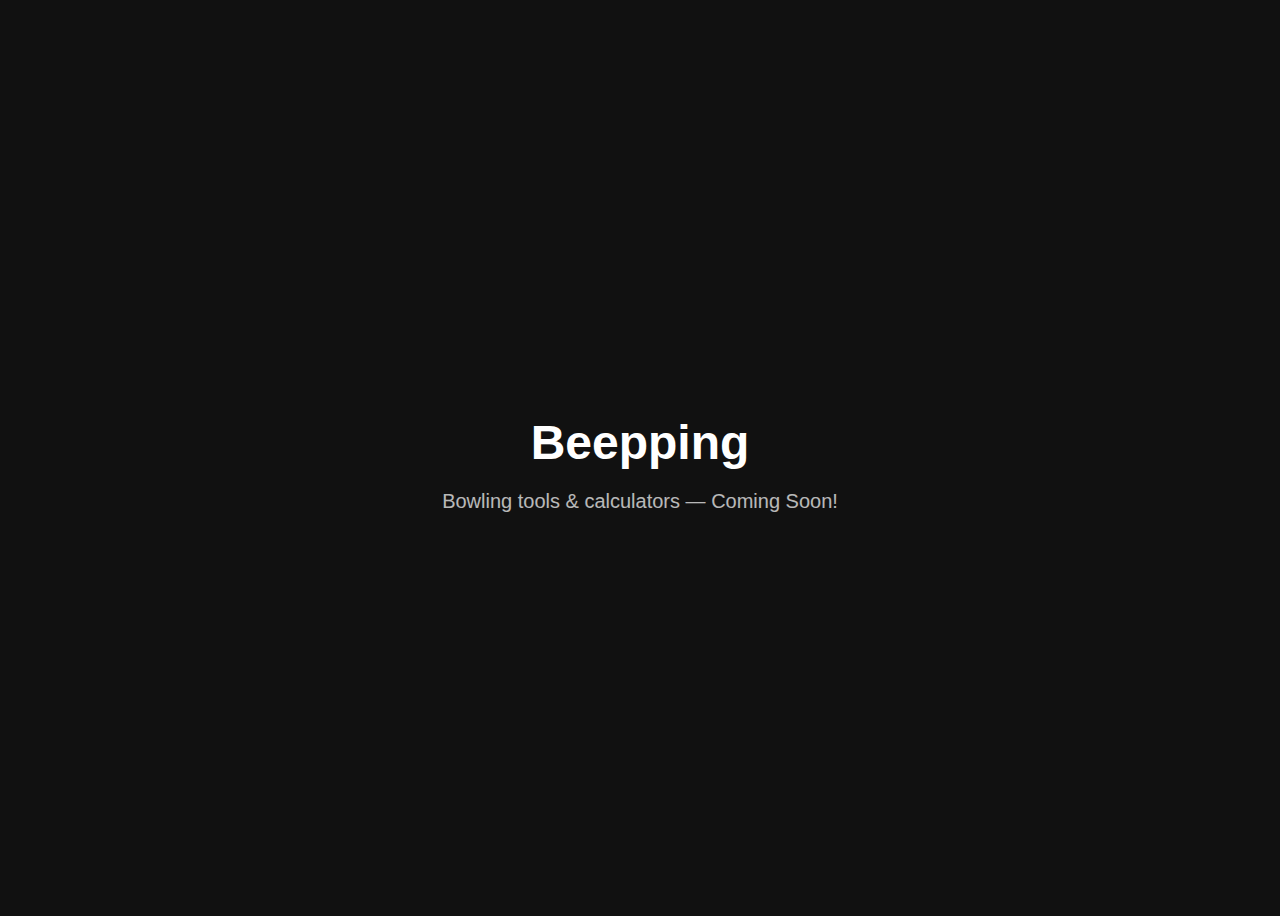
<file: index.html>
<!DOCTYPE html>
<html>
<head>
  <title>Beepping — Coming Soon</title>
  <style>
    body {
      background: #111;
      color: #fff;
      display: flex;
      justify-content: center;
      align-items: center;
      height: 100vh;
      font-family: Arial, sans-serif;
      text-align: center;
    }
    h1 {
      font-size: 48px;
      margin-bottom: 10px;
    }
    p {
      font-size: 20px;
      opacity: 0.7;
    }
  </style>
</head>
<body>
  <div>
    <h1>Beepping</h1>
    <p>Bowling tools & calculators — Coming Soon!</p>
  </div>
</body>
</html>
</file>
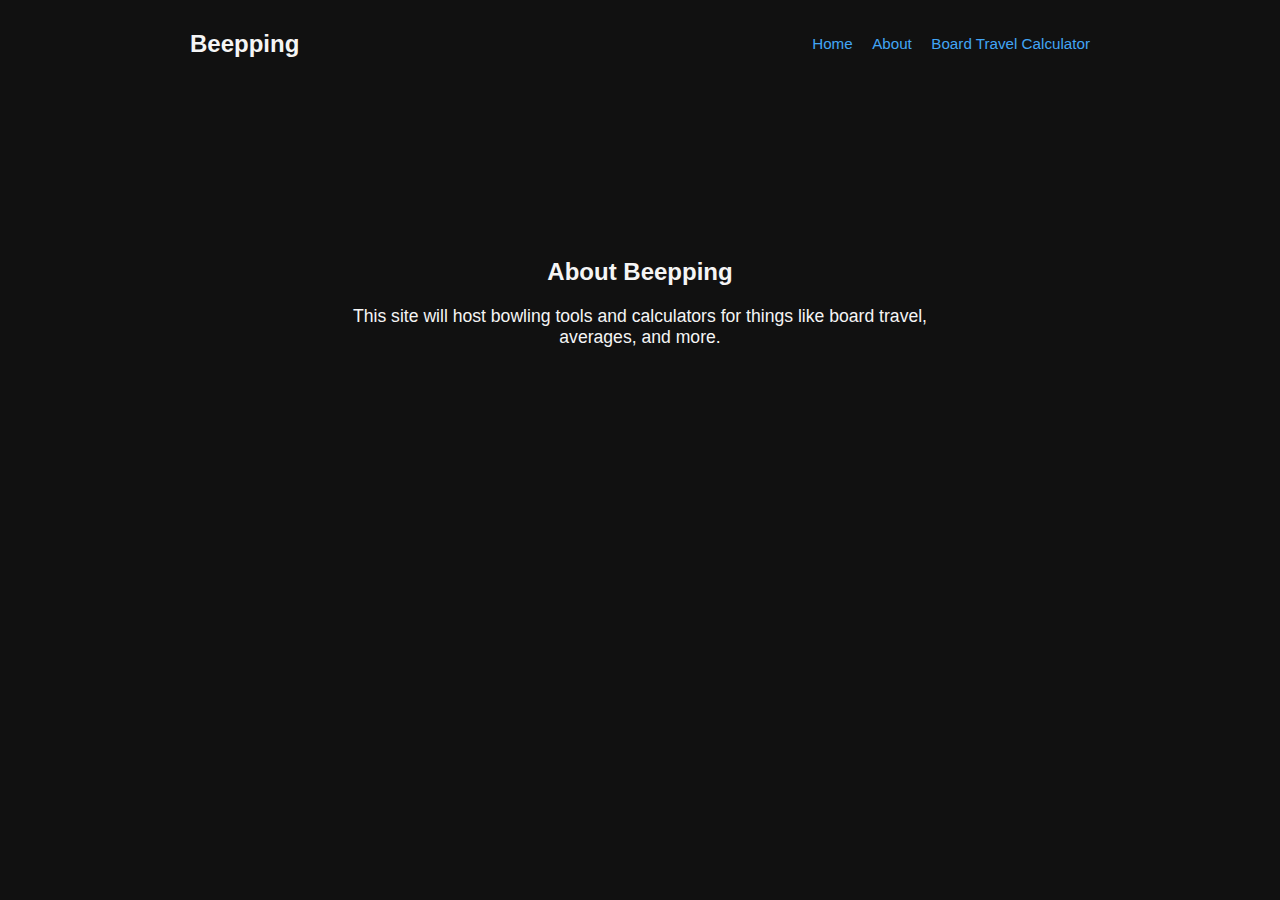
<file: about.html>
<!DOCTYPE html>
<html>
<head>
  <meta charset="UTF-8">
  <title>About Beepping</title>
  <link rel="stylesheet" href="/style.css">
</head>
<body>
  <header class="site-header">
    <h1 class="site-title"><a href="/">Beepping</a></h1>
    <nav class="site-nav">
      <a href="/">Home</a>
      <a href="/about.html">About</a>
      <a href="/board-travel.html">Board Travel Calculator</a>
    </nav>
  </header>

  <main class="center">
    <h2>About Beepping</h2>
    <p>This site will host bowling tools and calculators for things like board travel, averages, and more.</p>
  </main>
</body>
</html>
</file>
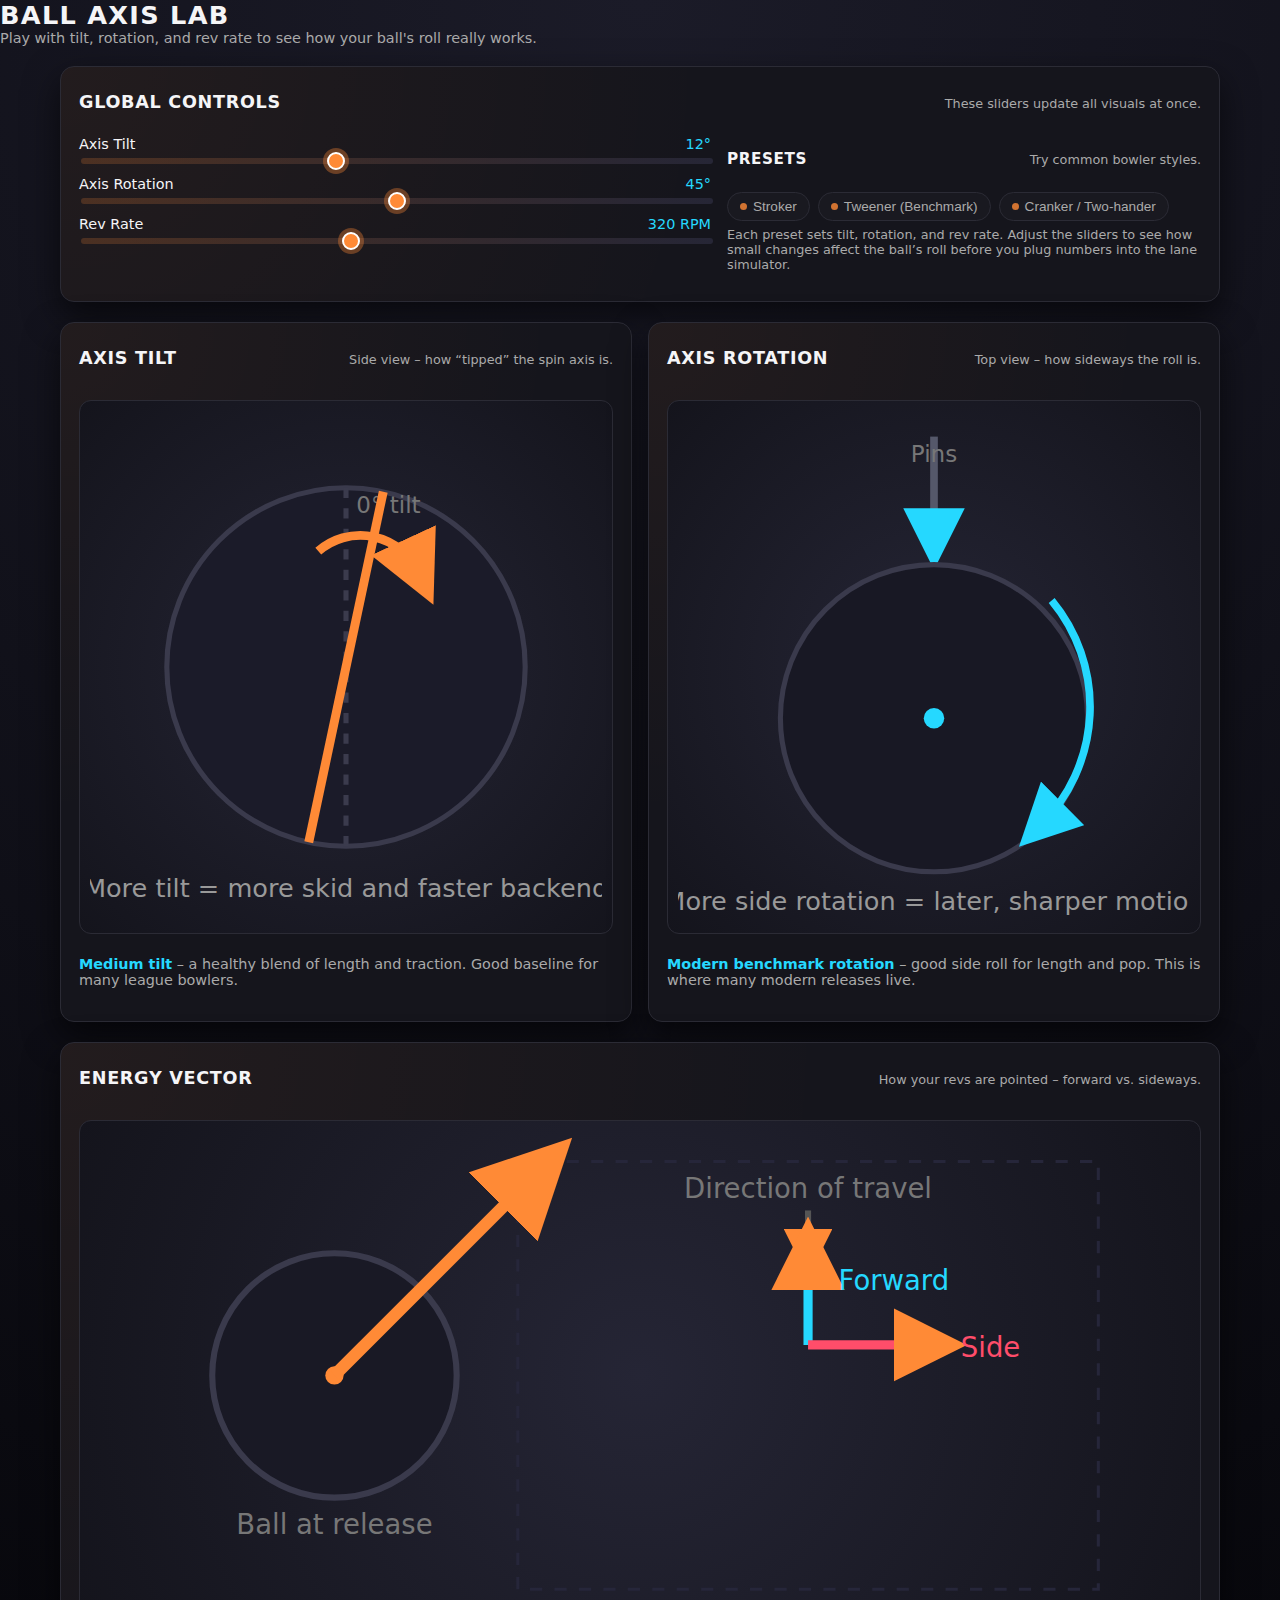
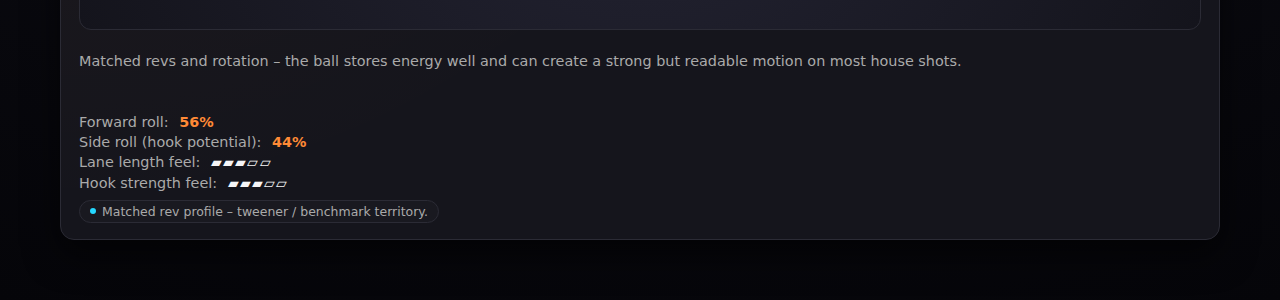
<file: BallAxis.html>
<!DOCTYPE html>
<html lang="en">
<head>
  <meta charset="UTF-8" />
  <title>Ball Axis Lab</title>
  <meta name="viewport" content="width=device-width, initial-scale=1" />
  <style>
    :root {
      --bg: #0b0b0f;
      --bg-elevated: #15151c;
      --accent: #ff8a36;
      --accent-soft: rgba(255, 138, 54, 0.2);
      --accent2: #25d8ff;
      --text: #f5f5f7;
      --muted: #aaaaaa;
      --border: #2b2b35;
      --danger: #ff4d6a;
      --radius-lg: 14px;
      --shadow-soft: 0 14px 35px rgba(0, 0, 0, 0.6);
    }

    * {
      box-sizing: border-box;
    }

    body {
      margin: 0;
      font-family: system-ui, -apple-system, BlinkMacSystemFont, "Segoe UI", sans-serif;
      background: radial-gradient(circle at top, #1b1b28, #050509);
      color: var(--text);
      min-height: 100vh;
      display: flex;
      flex-direction: column;
      align-items: stretch;
    }
<header class="site-header">
  <h1 class="site-title"><a href="/">Beepping</a></h1>
  <nav class="site-nav">
    <a href="/">Home</a>
    <a href="/about.html">About</a>
    <a href="/board-travel.html">Board Travel Calculator</a>
    <a href="Tester.html">Lane Tester Demo</a>
    <a href="BallAxis.html">Ball Axis Lab</a>
  </nav>
</header>

    
    header {
      padding: 18px 20px 8px;
      border-bottom: 1px solid var(--border);
      display: flex;
      flex-wrap: wrap;
      align-items: baseline;
      gap: 10px;
    }

    header h1 {
      margin: 0;
      font-size: 1.6rem;
      letter-spacing: 0.05em;
      text-transform: uppercase;
    }

    header .tagline {
      margin: 0;
      font-size: 0.9rem;
      color: var(--muted);
    }

    main {
      padding: 20px;
      max-width: 1200px;
      width: 100%;
      margin: 0 auto 40px;
      display: flex;
      flex-direction: column;
      gap: 20px;
    }

    .panel {
      background: radial-gradient(circle at top left, rgba(255, 138, 54, 0.06), transparent 55%),
                  var(--bg-elevated);
      border-radius: var(--radius-lg);
      border: 1px solid var(--border);
      box-shadow: var(--shadow-soft);
      padding: 16px 18px;
    }

    .panel-header {
      display: flex;
      justify-content: space-between;
      align-items: baseline;
      gap: 10px;
      margin-bottom: 12px;
    }

    .panel-header h2 {
      margin: 0;
      font-size: 1.1rem;
      letter-spacing: 0.04em;
      text-transform: uppercase;
    }

    .panel-header .subtitle {
      font-size: 0.8rem;
      color: var(--muted);
    }

    /* Controls */

    .controls-grid {
      display: grid;
      grid-template-columns: minmax(0, 2fr) minmax(0, 1.5fr);
      gap: 16px;
      align-items: flex-start;
    }

    @media (max-width: 840px) {
      .controls-grid {
        grid-template-columns: 1fr;
      }
    }

    .slider-group {
      display: flex;
      flex-direction: column;
      gap: 10px;
    }

    .slider-row {
      display: flex;
      flex-direction: column;
      gap: 4px;
    }

    .slider-label-row {
      display: flex;
      justify-content: space-between;
      align-items: baseline;
      gap: 6px;
      font-size: 0.9rem;
    }

    .slider-label-row span.value {
      font-variant-numeric: tabular-nums;
      color: var(--accent2);
      font-size: 0.9rem;
    }

    input[type="range"] {
      width: 100%;
      -webkit-appearance: none;
      appearance: none;
      height: 6px;
      border-radius: 999px;
      background: linear-gradient(90deg, var(--accent-soft), #262636);
      outline: none;
    }

    input[type="range"]::-webkit-slider-thumb {
      -webkit-appearance: none;
      appearance: none;
      width: 18px;
      height: 18px;
      border-radius: 50%;
      background: var(--accent);
      border: 2px solid #fff;
      cursor: pointer;
      box-shadow: 0 0 0 4px rgba(255, 138, 54, 0.35);
    }

    input[type="range"]::-moz-range-thumb {
      width: 18px;
      height: 18px;
      border-radius: 50%;
      background: var(--accent);
      border: 2px solid #fff;
      cursor: pointer;
      box-shadow: 0 0 0 4px rgba(255, 138, 54, 0.35);
    }

    .preset-group {
      display: flex;
      flex-wrap: wrap;
      gap: 8px;
      margin-top: 4px;
    }

    button.preset {
      border-radius: 999px;
      padding: 6px 12px;
      font-size: 0.85rem;
      border: 1px solid var(--border);
      background: rgba(255, 255, 255, 0.02);
      color: var(--muted);
      cursor: pointer;
      display: inline-flex;
      align-items: center;
      gap: 6px;
      transition: background 0.15s ease, border-color 0.15s ease, transform 0.1s ease;
    }

    button.preset span.dot {
      width: 7px;
      height: 7px;
      border-radius: 50%;
      background: var(--accent);
      opacity: 0.8;
    }

    button.preset:hover {
      background: rgba(255, 255, 255, 0.04);
      border-color: var(--accent-soft);
      transform: translateY(-1px);
    }

    button.preset:active {
      transform: translateY(0);
    }

    .preset-note {
      margin-top: 6px;
      font-size: 0.8rem;
      color: var(--muted);
    }

    /* Diagrams */

    .diagram-row {
      display: grid;
      grid-template-columns: repeat(2, minmax(0, 1fr));
      gap: 16px;
    }

    @media (max-width: 960px) {
      .diagram-row {
        grid-template-columns: 1fr;
      }
    }

    .diagram-card {
      display: flex;
      flex-direction: column;
      gap: 8px;
    }

    .diagram-wrapper {
      background: radial-gradient(circle at center, #252535, #14141c);
      border-radius: 12px;
      border: 1px solid var(--border);
      padding: 10px;
      display: flex;
      justify-content: center;
      align-items: center;
    }

    svg {
      max-width: 100%;
      height: auto;
    }

    .diagram-text {
      font-size: 0.9rem;
      color: var(--muted);
      min-height: 2.4em;
    }

    .diagram-text strong {
      color: var(--accent2);
      font-weight: 600;
    }

    .summary-card p {
      margin: 4px 0;
      font-size: 0.9rem;
    }

    .summary-label {
      color: var(--muted);
      margin-right: 6px;
    }

    .bar {
      font-family: "SF Mono", ui-monospace, Menlo, Monaco, Consolas, "Liberation Mono", "Courier New", monospace;
      letter-spacing: 0.08em;
    }

    .summary-highlight {
      color: var(--accent);
      font-weight: 600;
    }

    .chip {
      display: inline-flex;
      align-items: center;
      gap: 6px;
      border-radius: 999px;
      padding: 3px 10px;
      background: rgba(255, 255, 255, 0.02);
      border: 1px solid var(--border);
      font-size: 0.78rem;
      color: var(--muted);
      margin-top: 4px;
    }

    .chip-dot {
      width: 6px;
      height: 6px;
      border-radius: 50%;
      background: var(--accent2);
    }
  </style>
</head>
<body>
  <header>
    <h1>Ball Axis Lab</h1>
    <p class="tagline">Play with tilt, rotation, and rev rate to see how your ball's roll really works.</p>
  </header>

  <main>
    <!-- Controls -->
    <section class="panel">
      <div class="panel-header">
        <h2>Global Controls</h2>
        <p class="subtitle">These sliders update all visuals at once.</p>
      </div>

      <div class="controls-grid">
        <div class="slider-group">
          <div class="slider-row">
            <div class="slider-label-row">
              <label for="tiltSlider">Axis Tilt</label>
              <span class="value" id="tiltValue">12°</span>
            </div>
            <input type="range" id="tiltSlider" min="0" max="30" value="12" />
          </div>

          <div class="slider-row">
            <div class="slider-label-row">
              <label for="rotationSlider">Axis Rotation</label>
              <span class="value" id="rotationValue">45°</span>
            </div>
            <input type="range" id="rotationSlider" min="0" max="90" value="45" />
          </div>

          <div class="slider-row">
            <div class="slider-label-row">
              <label for="revSlider">Rev Rate</label>
              <span class="value" id="revValue">320 RPM</span>
            </div>
            <input type="range" id="revSlider" min="150" max="550" value="320" />
          </div>
        </div>

        <div>
          <div class="panel-header" style="margin-top: 4px; padding: 0;">
            <h2 style="font-size: 0.95rem;">Presets</h2>
            <p class="subtitle">Try common bowler styles.</p>
          </div>
          <div class="preset-group">
            <button class="preset" data-preset="stroker">
              <span class="dot"></span>
              Stroker
            </button>
            <button class="preset" data-preset="tweener">
              <span class="dot"></span>
              Tweener (Benchmark)
            </button>
            <button class="preset" data-preset="cranker">
              <span class="dot"></span>
              Cranker / Two-hander
            </button>
          </div>
          <p class="preset-note">
            Each preset sets tilt, rotation, and rev rate. Adjust the sliders to see how small changes affect the ball’s roll before you plug numbers into the lane simulator.
          </p>
        </div>
      </div>
    </section>

    <!-- Diagrams Row 1 -->
    <section class="diagram-row">
      <!-- Axis Tilt -->
      <div class="panel diagram-card">
        <div class="panel-header">
          <h2>Axis Tilt</h2>
          <p class="subtitle">Side view – how “tipped” the spin axis is.</p>
        </div>
        <div class="diagram-wrapper">
          <svg id="tiltSvg" viewBox="0 0 200 200">
            <defs>
              <marker id="arrowhead-tilt" markerWidth="8" markerHeight="8" refX="4" refY="4" orient="auto">
                <path d="M0,0 L8,4 L0,8 z" fill="#ff8a36" />
              </marker>
            </defs>

            <!-- Ball -->
            <circle cx="100" cy="100" r="70" fill="#1b1b29" stroke="#3a3a4c" stroke-width="2"></circle>

            <!-- Reference vertical axis -->
            <line x1="100" y1="30" x2="100" y2="170"
                  stroke="#3b3b4d" stroke-width="2" stroke-dasharray="4 4"></line>
            <text x="104" y="40" font-size="9" fill="#777">0° tilt</text>

            <!-- Actual tilted spin axis group -->
            <g id="tiltAxisGroup" transform="rotate(0 100 100)">
              <!-- Spin axis line -->
              <line x1="100" y1="30" x2="100" y2="170"
                    stroke="#ff8a36" stroke-width="3"></line>
              <!-- Spin direction arc (small top arc) -->
              <path id="tiltArc"
                    d="M80,58 A25,25 0 0 1 120,58"
                    fill="none"
                    stroke="#ff8a36"
                    stroke-width="3"
                    marker-end="url(#arrowhead-tilt)"></path>
            </g>

            <!-- Labels -->
            <text x="100" y="190" text-anchor="middle" font-size="10" fill="#999">
              More tilt = more skid and faster backend
            </text>
          </svg>
        </div>
        <p class="diagram-text" id="tiltText"></p>
      </div>

      <!-- Axis Rotation -->
      <div class="panel diagram-card">
        <div class="panel-header">
          <h2>Axis Rotation</h2>
          <p class="subtitle">Top view – how sideways the roll is.</p>
        </div>
        <div class="diagram-wrapper">
          <svg id="rotationSvg" viewBox="0 0 200 200">
            <defs>
              <marker id="arrowhead-rotation" markerWidth="8" markerHeight="8" refX="4" refY="4" orient="auto">
                <path d="M0,0 L8,4 L0,8 z" fill="#25d8ff" />
              </marker>
            </defs>

            <!-- Lane direction arrow -->
            <line x1="100" y1="10" x2="100" y2="50"
                  stroke="#55586a" stroke-width="3"
                  marker-end="url(#arrowhead-rotation)"></line>
            <text x="100" y="20" text-anchor="middle" font-size="9" fill="#777">
              Pins
            </text>

            <!-- Ball -->
            <circle cx="100" cy="120" r="60" fill="#181824" stroke="#3a3a4c" stroke-width="2"></circle>

            <!-- PAP / reference dot -->
            <circle cx="100" cy="120" r="4" fill="#25d8ff"></circle>

            <!-- Rotation arrow group -->
            <g id="rotationArrowGroup" transform="rotate(0 100 120)">
              <!-- Curved arrow around ball -->
              <path d="M100,55
                       A65,65 0 0 1 159,120"
                    fill="none"
                    stroke="#25d8ff"
                    stroke-width="3"
                    marker-end="url(#arrowhead-rotation)"></path>
            </g>

            <!-- Label -->
            <text x="100" y="195" text-anchor="middle" font-size="10" fill="#999">
              More side rotation = later, sharper motion
            </text>
          </svg>
        </div>
        <p class="diagram-text" id="rotationText"></p>
      </div>
    </section>

    <!-- Energy Vector -->
    <section class="panel diagram-card">
      <div class="panel-header">
        <h2>Energy Vector</h2>
        <p class="subtitle">How your revs are pointed – forward vs. sideways.</p>
      </div>
      <div class="diagram-wrapper">
        <svg id="energySvg" viewBox="0 0 360 160">
          <defs>
            <marker id="arrowhead-energy" markerWidth="8" markerHeight="8" refX="4" refY="4" orient="auto">
              <path d="M0,0 L8,4 L0,8 z" fill="#ff8a36" />
            </marker>
          </defs>

          <!-- Faint lane background -->
          <rect x="140" y="10" width="190" height="140"
                fill="none" stroke="#26263a" stroke-width="1" stroke-dasharray="4 4"></rect>
          <text x="235" y="22" text-anchor="middle" font-size="9" fill="#777">
            Direction of travel
          </text>
          <line x1="235" y1="26" x2="235" y2="40"
                stroke="#555" stroke-width="2"
                marker-end="url(#arrowhead-energy)"></line>

          <!-- Ball -->
          <circle cx="80" cy="80" r="40"
                  fill="#191925" stroke="#3a3a4c" stroke-width="2"></circle>
          <circle cx="80" cy="80" r="3" fill="#ff8a36"></circle>
          <text x="80" y="132" text-anchor="middle" font-size="9" fill="#777">
            Ball at release
          </text>

          <!-- Energy vector -->
          <line id="energyArrow" x1="80" y1="80" x2="170" y2="40"
                stroke="#ff8a36" stroke-width="4"
                marker-end="url(#arrowhead-energy)"></line>

          <!-- Decomposition legend -->
          <line x1="235" y1="70" x2="235" y2="40"
                stroke="#25d8ff" stroke-width="3" marker-end="url(#arrowhead-energy)"></line>
          <text x="245" y="52" font-size="9" fill="#25d8ff">Forward</text>

          <line x1="235" y1="70" x2="275" y2="70"
                stroke="#ff4d6a" stroke-width="3" marker-end="url(#arrowhead-energy)"></line>
          <text x="285" y="74" font-size="9" fill="#ff4d6a">Side</text>
        </svg>
      </div>
      <p class="diagram-text" id="energyText"></p>

      <div class="summary-card">
        <p>
          <span class="summary-label">Forward roll:</span>
          <span id="forwardPercent" class="summary-highlight">–</span>
        </p>
        <p>
          <span class="summary-label">Side roll (hook potential):</span>
          <span id="sidePercent" class="summary-highlight">–</span>
        </p>
        <p>
          <span class="summary-label">Lane length feel:</span>
          <span id="lengthBar" class="bar"></span>
        </p>
        <p>
          <span class="summary-label">Hook strength feel:</span>
          <span id="hookBar" class="bar"></span>
        </p>
        <div class="chip">
          <span class="chip-dot"></span>
          <span id="revProfile">–</span>
        </div>
      </div>
    </section>
  </main>

  <script>
    (function () {
      const tiltSlider = document.getElementById('tiltSlider');
      const rotationSlider = document.getElementById('rotationSlider');
      const revSlider = document.getElementById('revSlider');

      const tiltValue = document.getElementById('tiltValue');
      const rotationValue = document.getElementById('rotationValue');
      const revValue = document.getElementById('revValue');

      const tiltText = document.getElementById('tiltText');
      const rotationText = document.getElementById('rotationText');
      const energyText = document.getElementById('energyText');

      const tiltAxisGroup = document.getElementById('tiltAxisGroup');
      const rotationArrowGroup = document.getElementById('rotationArrowGroup');
      const energyArrow = document.getElementById('energyArrow');

      const forwardPercentEl = document.getElementById('forwardPercent');
      const sidePercentEl = document.getElementById('sidePercent');
      const lengthBarEl = document.getElementById('lengthBar');
      const hookBarEl = document.getElementById('hookBar');
      const revProfileEl = document.getElementById('revProfile');

      const presets = document.querySelectorAll('button.preset');

      function clamp(v, min, max) {
        return Math.min(max, Math.max(min, v));
      }

      function makeBar(score) {
        const fullChar = '▰';
        const emptyChar = '▱';
        const max = 5;
        const fullCount = clamp(Math.round(score), 1, max);
        const emptyCount = max - fullCount;
        return fullChar.repeat(fullCount) + emptyChar.repeat(emptyCount);
      }

      function getTiltDescription(tilt) {
        if (tilt <= 5) {
          return `<strong>Very low tilt</strong> – the ball wants to roll end-over-end early, using energy sooner and smoothing out the backend.`;
        } else if (tilt <= 15) {
          return `<strong>Medium tilt</strong> – a healthy blend of length and traction. Good baseline for many league bowlers.`;
        } else if (tilt <= 24) {
          return `<strong>Higher tilt</strong> – the ball skids longer before digging in, saving more energy for the back of the lane.`;
        } else {
          return `<strong>Extreme tilt</strong> – lots of skid, very fast backend when it finds friction, but easier to miss the breakpoint in heavy oil.`;
        }
      }

      function getRotationDescription(rotation) {
        if (rotation <= 10) {
          return `<strong>Almost end-over-end</strong> – very forward roll, earlier hook and a smooth, controllable motion.`;
        } else if (rotation <= 35) {
          return `<strong>Forward-biased rotation</strong> – controllable shape with a clear backend move, great for playing up the boards.`;
        } else if (rotation <= 60) {
          return `<strong>Modern benchmark rotation</strong> – good side roll for length and pop. This is where many modern releases live.`;
        } else if (rotation <= 80) {
          return `<strong>Heavy side roll</strong> – longer skid and a stronger direction change when the ball hits friction.`;
        } else {
          return `<strong>Max side roll</strong> – the spin is pointed very sideways. Huge hook potential on friction, but can skid a long way in oil.`;
        }
      }

      function getEnergyDescription(tilt, rotation, rev) {
        const rot = rotation;
        const revNorm = (rev - 150) / (550 - 150); // 0–1

        if (rev < 230 && rot < 20) {
          return `Low revs and low rotation – most energy is pointed straight forward. Great for control, but you’ll rely more on the lane pattern and surface than raw hook.`;
        } else if (rev < 260 && rot >= 20 && rot <= 45) {
          return `Lower revs with moderate rotation – a playable shape that can still create a noticeable backend when matched to the right ball and surface.`;
        } else if (revNorm >= 0.3 && revNorm <= 0.7 && rot >= 30 && rot <= 60) {
          return `Matched revs and rotation – the ball stores energy well and can create a strong but readable motion on most house shots.`;
        } else if (revNorm > 0.7 && rot > 45) {
          return `High revs and strong side rotation – a lot of energy is pointed sideways. Expect an explosive move when the ball encounters friction.`;
        } else if (tilt > 20 && rot > 40) {
          return `Higher tilt plus side rotation – the ball skids a long way before that stored side-roll energy snaps it toward the pocket.`;
        } else {
          return `Your revs, tilt, and rotation are balanced in a way that can be tuned with ball choice and surface to create either a smoother or sharper overall shape.`;
        }
      }

      function getRevProfile(rev) {
        if (rev < 230) return 'Low rev profile – classic stroker feel.';
        if (rev < 380) return 'Matched rev profile – tweener / benchmark territory.';
        return 'High rev profile – cranker / two-hander style release.';
      }

      function updateTiltView(tilt) {
        // Tilt is measured away from vertical. We'll rotate the axis group by that angle.
        // Positive angle = lean to the right for a simple visual.
        const angle = tilt;
        tiltAxisGroup.setAttribute('transform', `rotate(${angle} 100 100)`);

        // Also adjust stroke width slightly to hint at "stronger" tilt.
        const baseWidth = 3;
        const extra = (tilt / 30) * 1.2; // up to +1.2
        const newWidth = baseWidth + extra;
        const axisLine = tiltAxisGroup.querySelector('line');
        const arcPath = tiltAxisGroup.querySelector('path');
        axisLine.setAttribute('stroke-width', newWidth.toFixed(2));
        arcPath.setAttribute('stroke-width', newWidth.toFixed(2));

        tiltText.innerHTML = getTiltDescription(tilt);
      }

      function updateRotationView(rotation) {
        // Rotation is angle between direction of travel and spin direction.
        // 0° = mostly forward; 90° = pure side roll.
        // We'll rotate the arrow group around the ball center (100, 120).
        const angle = rotation;
        rotationArrowGroup.setAttribute('transform', `rotate(${angle} 100 120)`);

        rotationText.innerHTML = getRotationDescription(rotation);
      }

      function updateEnergyView(tilt, rotation, rev) {
        // Compute an energy vector.
        // Basic idea: forward component ~ cos(rotation), side component ~ sin(rotation),
        // then mod with tilt to soften side roll as tilt climbs.
        const rotRad = rotation * Math.PI / 180;

        let forward = Math.cos(rotRad);
        let side = Math.sin(rotRad);

        const tiltFactor = tilt / 30; // 0–1
        side *= (1 - 0.4 * tiltFactor);  // reduce effective side roll as tilt increases slightly
        forward *= (1 + 0.15 * (1 - tiltFactor)); // slightly favor forward roll at lower tilt

        const absForward = Math.abs(forward);
        const absSide = Math.abs(side);
        const sum = absForward + absSide || 1;

        const forwardPct = (absForward / sum) * 100;
        const sidePct = (absSide / sum) * 100;

        forwardPercentEl.textContent = `${forwardPct.toFixed(0)}%`;
        sidePercentEl.textContent = `${sidePct.toFixed(0)}%`;

        // Arrow length based on revs, 150–550 -> 60–140 px
        const minLen = 60;
        const maxLen = 140;
        const revNorm = (rev - 150) / (550 - 150); // 0–1
        const length = minLen + (maxLen - minLen) * revNorm;

        // For drawing angle: 0° rotation -> mostly forward (up), 90° -> side (right).
        // We'll start arrow pointing straight up (-90° in screen coords) and rotate from there.
        const angleDeg = -90 + rotation;
        const angleRad = angleDeg * Math.PI / 180;

        const x1 = 80;
        const y1 = 80;
        const x2 = x1 + length * Math.cos(angleRad);
        const y2 = y1 + length * Math.sin(angleRad);

        energyArrow.setAttribute('x1', x1);
        energyArrow.setAttribute('y1', y1);
        energyArrow.setAttribute('x2', x2.toFixed(2));
        energyArrow.setAttribute('y2', y2.toFixed(2));

        // Summary bars.
        // Length feel depends mainly on tilt (more tilt = more apparent length).
        const lengthScore = 1.5 + (tilt / 30) * 3.5;  // 1.5–5
        // Hook strength depends on rotation + revs.
        const hookScore = 1 + (rotation / 90) * 2 + revNorm * 2; // 1–5-ish
        lengthBarEl.textContent = makeBar(lengthScore);
        hookBarEl.textContent = makeBar(hookScore);

        // Energy narrative + rev profile text.
        energyText.innerHTML = getEnergyDescription(tilt, rotation, rev);
        revProfileEl.textContent = getRevProfile(rev);
      }

      function updateAll() {
        const tilt = Number(tiltSlider.value);
        const rotation = Number(rotationSlider.value);
        const rev = Number(revSlider.value);

        tiltValue.textContent = `${tilt}°`;
        rotationValue.textContent = `${rotation}°`;
        revValue.textContent = `${rev} RPM`;

        updateTiltView(tilt);
        updateRotationView(rotation);
        updateEnergyView(tilt, rotation, rev);
      }

      function applyPreset(name) {
        if (name === 'stroker') {
          tiltSlider.value = 8;
          rotationSlider.value = 20;
          revSlider.value = 220;
        } else if (name === 'tweener') {
          tiltSlider.value = 12;
          rotationSlider.value = 45;
          revSlider.value = 320;
        } else if (name === 'cranker') {
          tiltSlider.value = 18;
          rotationSlider.value = 60;
          revSlider.value = 450;
        }
        updateAll();
      }

      // Event listeners
      tiltSlider.addEventListener('input', updateAll);
      rotationSlider.addEventListener('input', updateAll);
      revSlider.addEventListener('input', updateAll);

      presets.forEach(btn => {
        btn.addEventListener('click', () => {
          const presetName = btn.getAttribute('data-preset');
          applyPreset(presetName);
        });
      });

      // Initial render
      updateAll();
    })();
  </script>
</body>
</html>
</file>
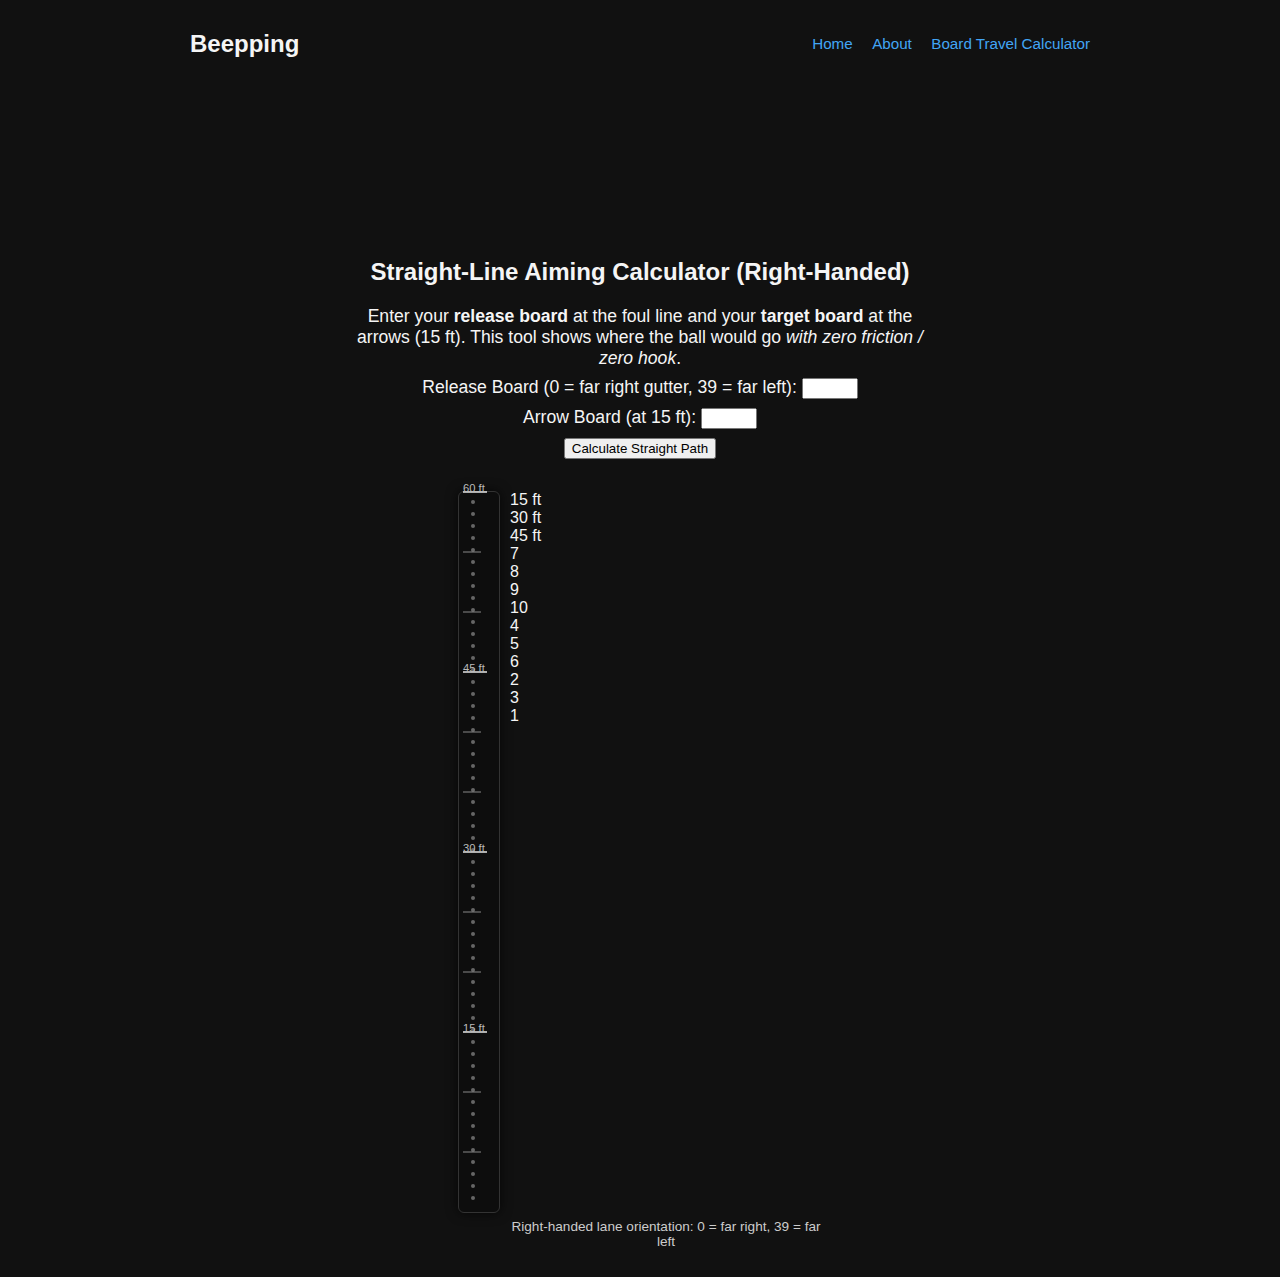
<file: board-travel.html>
<!DOCTYPE html>
<html>
<head>
  <meta charset="UTF-8">
  <title>Straight Line Board Travel Calculator</title>
  <link rel="stylesheet" href="/style.css">

  <style>
    /* === Lane Ruler + Layout Overrides for this page === */

    .lane-wrapper {
      position: relative;
      margin-top: 2rem;
      display: flex;
      justify-content: center;
      align-items: flex-start;
      gap: 10px;
      text-align: left;
    }

    .ruler {
      width: 40px;
      height: 720px; /* 60 ft × 12 px */
      position: relative;
      background: #0d0d0d;
      border: 1px solid #333;
      border-radius: 6px;
      box-shadow: 0 0 12px rgba(0, 0, 0, 0.7);
    }

    .tick-major,
    .tick-minor {
      position: absolute;
      left: 4px;
      transform: translateY(50%); /* match .distance-line behavior */
    }

    .tick-major {
      width: 24px;
      height: 2px;
      background: #ffffffaa;
    }

    .tick-major-label {
      position: absolute;
      left: 4px;
      color: #bbb;
      font-size: 0.7rem;
      transform: translateY(50%);
    }

    .tick-minor {
      width: 18px;
      height: 1px;
      background: #888;
    }

    .ruler-dot {
      position: absolute;
      left: 12px;
      width: 4px;
      height: 4px;
      border-radius: 50%;
      background: #666;
    }

    /* === Lane stage ensures canvas matches lane exactly === */
    .lane-container {
      width: 312px;
    }

    .lane-stage {
      position: relative;
      width: 312px;
      height: 720px;
      display: block;
    }

    /* IMPORTANT: Canvas must be ABOVE the lane */
    #straightCanvas {
      position: absolute;
      left: 0;
      top: 0;
      width: 312px;
      height: 720px;
      z-index: 5;          /* on top */
      pointer-events: none;
    }

    /* Make sure the lane is below the canvas */
    .lane {
      position: absolute;
      left: 0;
      top: 0;
      width: 312px;
      height: 720px;
      z-index: 1;          /* below canvas */
    }

    .lane-label {
      margin-top: 0.5rem;
      text-align: center;
      font-size: 0.85rem;
      color: #ccc;
    }
  </style>
</head>

<body>
<header class="site-header">
  <h1 class="site-title"><a href="/">Beepping</a></h1>
  <nav class="site-nav">
    <a href="/">Home</a>
    <a href="/about.html">About</a>
    <a href="/board-travel.html">Board Travel Calculator</a>
  </nav>
</header>

<main class="center">
  <h2>Straight-Line Aiming Calculator (Right-Handed)</h2>
  <p>
    Enter your <strong>release board</strong> at the foul line and your
    <strong>target board</strong> at the arrows (15 ft). This tool shows where the ball
    would go <em>with zero friction / zero hook</em>.
  </p>

  <form id="travelForm">
    <p>
      <label>
        Release Board (0 = far right gutter, 39 = far left):
        <input type="number" id="releaseBoard" min="0" max="39" required>
      </label>
    </p>

    <p>
      <label>
        Arrow Board (at 15 ft):
        <input type="number" id="arrowBoard" min="0" max="39" required>
      </label>
    </p>

    <p>
      <button type="submit">Calculate Straight Path</button>
    </p>
  </form>

  <div id="output" class="result-box"></div>

  <div class="lane-wrapper">

    <!-- LEFT SIDE RULER -->
    <div class="ruler" id="ruler"></div>

    <!-- Lane + Straight Line Canvas -->
    <div class="lane-container">
      <div class="lane-stage">
        <canvas id="straightCanvas" width="312" height="720"></canvas>

        <div class="lane">
          <div class="foul-line"></div>
          <div class="headpin-line"></div>

          <div class="distance-line line-15">15 ft</div>
          <div class="distance-line line-30">30 ft</div>
          <div class="distance-line line-45">45 ft</div>

          <div class="pin-deck">
            <div class="pin pin-7">7</div>
            <div class="pin pin-8">8</div>
            <div class="pin pin-9">9</div>
            <div class="pin pin-10">10</div>

            <div class="pin pin-4">4</div>
            <div class="pin pin-5">5</div>
            <div class="pin pin-6">6</div>

            <div class="pin pin-2">2</div>
            <div class="pin pin-3">3</div>

            <div class="pin pin-1">1</div>
          </div>
        </div>
      </div>

      <p class="lane-label">
        Right-handed lane orientation: 0 = far right, 39 = far left
      </p>
    </div>
  </div>
</main>

<script>
/* ===========================
   HELPER FUNCTIONS
   =========================== */
function boardToX(board) {
  // 1 board = 8px. Righty orientation: 0 = right side (x large), 39 = left side (x small)
  return 312 - board * 8;
}

function ftToY(ft) {
  // 0 ft = bottom, 60 ft = top
  return 720 - ft * 12;
}

/* ===========================
   BUILD RULER
   =========================== */
(function buildRuler() {
  const ruler = document.getElementById("ruler");

  for (let ft = 0; ft <= 60; ft++) {
    const y = ft * 12;

    // 1 ft dots
    if (ft > 0 && ft < 60) {
      const dot = document.createElement("div");
      dot.className = "ruler-dot";
      dot.style.bottom = y + "px";
      ruler.appendChild(dot);
    }

    // Minor ticks every 5 ft (but not major markers)
    if (ft % 5 === 0 && ft % 15 !== 0 && ft !== 0 && ft !== 60) {
      const tick = document.createElement("div");
      tick.className = "tick-minor";
      tick.style.bottom = y + "px";
      ruler.appendChild(tick);
    }

    // Major ticks at 15, 30, 45, 60
    if (ft === 15 || ft === 30 || ft === 45 || ft === 60) {
      const tick = document.createElement("div");
      tick.className = "tick-major";
      tick.style.bottom = y + "px";
      ruler.appendChild(tick);

      const label = document.createElement("div");
      label.className = "tick-major-label";
      label.style.bottom = (y + 4) + "px";
      label.textContent = ft + " ft";
      ruler.appendChild(label);
    }
  }
})();

/* ===========================
   DRAWING (DPI SAFE)
   =========================== */
function prepareCanvas(canvas) {
  const rect = canvas.getBoundingClientRect();
  const dpr = window.devicePixelRatio || 1;

  // Set internal resolution to match displayed size * DPR
  canvas.width = Math.round(rect.width * dpr);
  canvas.height = Math.round(rect.height * dpr);

  const ctx = canvas.getContext("2d");
  ctx.setTransform(dpr, 0, 0, dpr, 0, 0); // draw in CSS pixels
  return ctx;
}

/* ===========================
   STRAIGHT LINE CALCULATION
   =========================== */
document.getElementById("travelForm").addEventListener("submit", function(e) {
  e.preventDefault();

  const R = Number(document.getElementById("releaseBoard").value);
  const A = Number(document.getElementById("arrowBoard").value);

  const slope = (A - R) / 15; // boards per foot

  function boardAt(d) {
    return R + slope * d;
  }

  const board15 = boardAt(15);
  const board30 = boardAt(30);
  const board45 = boardAt(45);
  const board60 = boardAt(60);

  /* GUTTER DETECTION */
  let gutter = null;
  let gutterDist = null;

  if (slope < 0) {
    // moving RIGHT → check right gutter at board 0
    const d = (0 - R) / slope;
    if (d > 0 && d < 60) { gutter = "RIGHT"; gutterDist = d; }
  } else if (slope > 0) {
    // moving LEFT → check left gutter at board 39
    const d = (39 - R) / slope;
    if (d > 0 && d < 60) { gutter = "LEFT"; gutterDist = d; }
  }

  /* DRAW */
  const canvas = document.getElementById("straightCanvas");
  const ctx = prepareCanvas(canvas);

  ctx.clearRect(0, 0, 312, 720);

  const x0 = boardToX(R);
  const y0 = ftToY(0);

  const xf = boardToX(board60);
  const yf = ftToY(60);

  let endX = xf;
  let endY = yf;

  if (gutterDist) {
    endX = boardToX(boardAt(gutterDist)); // should be 0 or 39 exactly
    endY = ftToY(gutterDist);
  }

  ctx.strokeStyle = gutterDist ? "#ff4444" : "#00ff88";
  ctx.lineWidth = 3;
  ctx.beginPath();
  ctx.moveTo(x0, y0);
  ctx.lineTo(endX, endY);
  ctx.stroke();

  /* OUTPUT SUMMARY */
  let html = `
    <p><strong>Straight-line prediction (no friction):</strong></p>
    <p>Board at 15 ft: <strong>${board15.toFixed(1)}</strong></p>
    <p>Board at 30 ft: <strong>${board30.toFixed(1)}</strong></p>
    <p>Board at 45 ft: <strong>${board45.toFixed(1)}</strong></p>
    <p>Board at 60 ft: <strong>${board60.toFixed(1)}</strong></p>
  `;

  if (gutterDist) {
    html += `
      <p style="color:#ff6666;">
        ⚠️ This line goes into the <strong>${gutter} gutter</strong> at
        approximately <strong>${gutterDist.toFixed(1)} ft</strong>.
      </p>`;
  } else {
    html += `<p style="color:#00ff88;">✔ This line stays on the lane through the pins.</p>`;
  }

  document.getElementById("output").innerHTML = html;
});

// If someone rotates phone after drawing, the canvas can lose alignment.
// This keeps it crisp.
window.addEventListener("resize", () => {
  const canvas = document.getElementById("straightCanvas");
  const ctx = prepareCanvas(canvas);
  ctx.clearRect(0, 0, 312, 720);
});
</script>

</body>
</html>
</file>
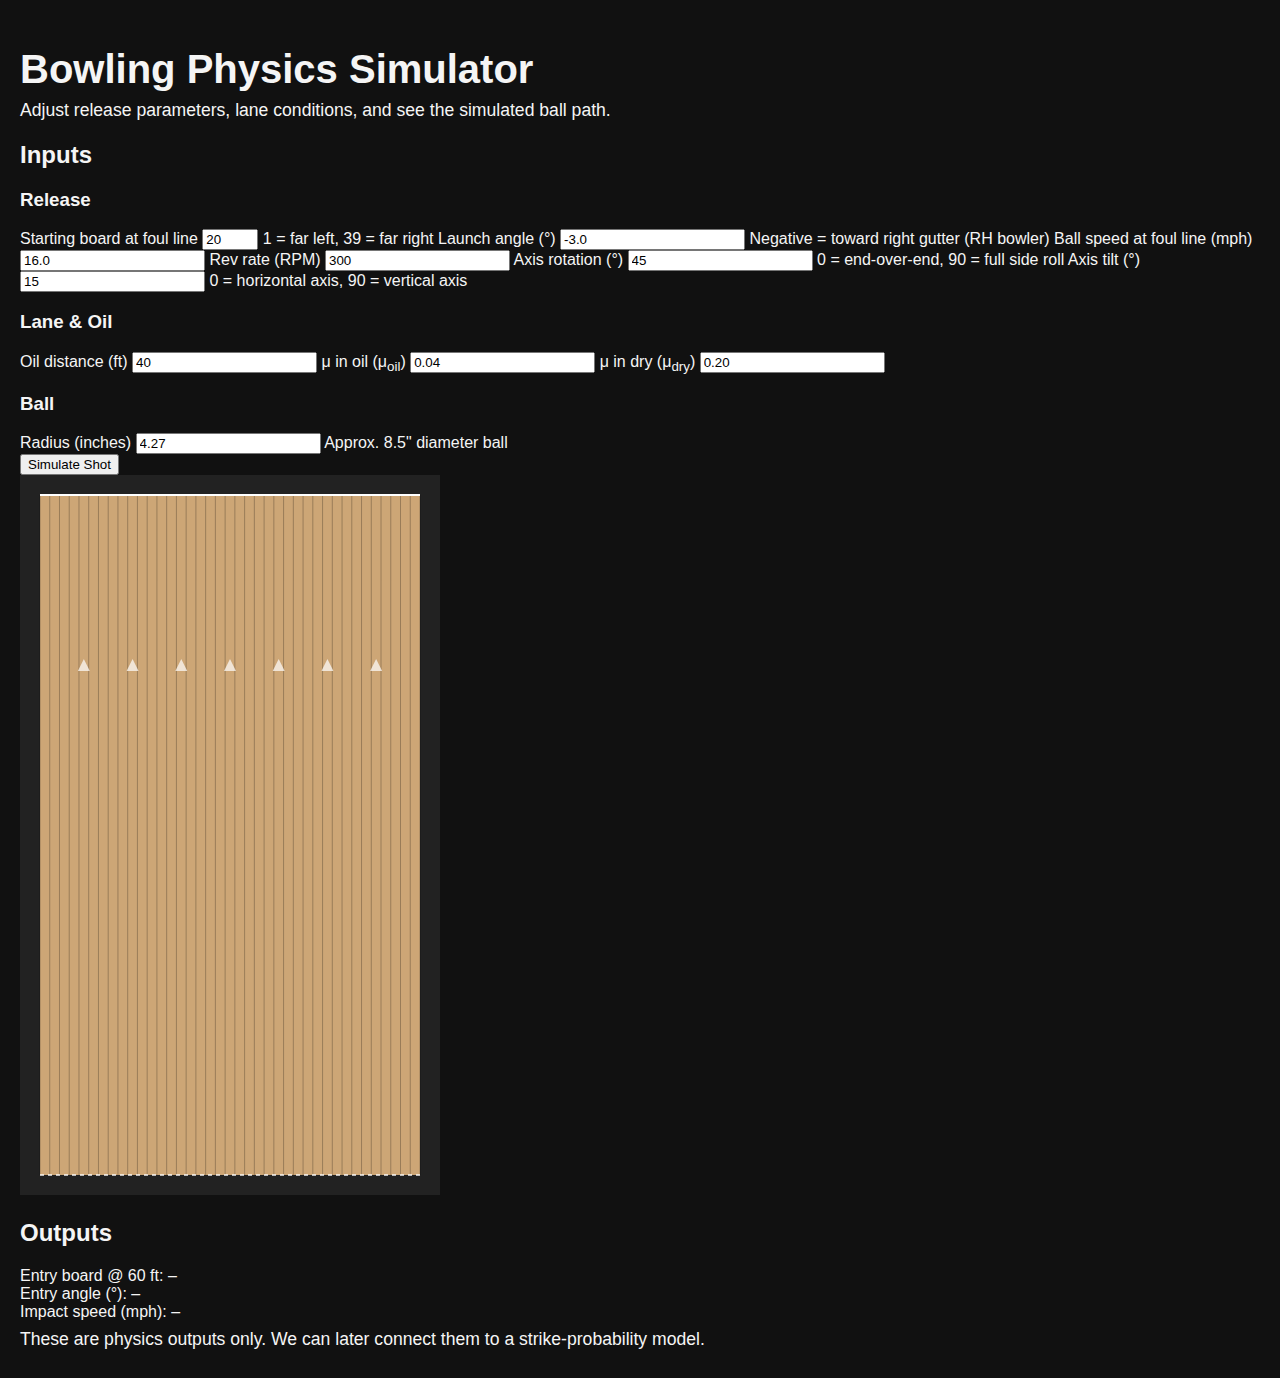
<file: Physics.html>
<!DOCTYPE html>
<html lang="en">
<head>
  <meta charset="UTF-8" />
  <title>Bowling Physics Simulator</title>
  <link rel="stylesheet" href="style.css" />
</head>
<body>
  <header class="app-header">
    <h1>Bowling Physics Simulator</h1>
    <p class="subtitle">
      Adjust release parameters, lane conditions, and see the simulated ball path.
    </p>
  </header>

  <main class="layout">
    <!-- LEFT: CONTROL PANEL -->
    <section class="panel panel-controls">
      <h2>Inputs</h2>

      <div class="control-group">
        <h3>Release</h3>

        <label>
          Starting board at foul line
          <input id="startBoard" type="number" min="1" max="39" value="20" />
          <span class="hint">1 = far left, 39 = far right</span>
        </label>

        <label>
          Launch angle (°)
          <input id="launchAngle" type="number" step="0.1" value="-3.0" />
          <span class="hint">Negative = toward right gutter (RH bowler)</span>
        </label>

        <label>
          Ball speed at foul line (mph)
          <input id="speedMph" type="number" step="0.1" value="16.0" />
        </label>

        <label>
          Rev rate (RPM)
          <input id="revRate" type="number" step="10" value="300" />
        </label>

        <label>
          Axis rotation (°)
          <input id="axisRotation" type="number" step="1" value="45" />
          <span class="hint">0 = end-over-end, 90 = full side roll</span>
        </label>

        <label>
          Axis tilt (°)
          <input id="axisTilt" type="number" step="1" value="15" />
          <span class="hint">0 = horizontal axis, 90 = vertical axis</span>
        </label>
      </div>

      <div class="control-group">
        <h3>Lane & Oil</h3>

        <label>
          Oil distance (ft)
          <input id="oilDistance" type="number" step="1" value="40" />
        </label>

        <label>
          μ in oil (μ<sub>oil</sub>)
          <input id="muOil" type="number" step="0.01" value="0.04" />
        </label>

        <label>
          μ in dry (μ<sub>dry</sub>)
          <input id="muDry" type="number" step="0.01" value="0.20" />
        </label>
      </div>

      <div class="control-group">
        <h3>Ball</h3>
        <!-- You can later make this a dropdown for different balls -->
        <label>
          Radius (inches)
          <input id="ballRadiusIn" type="number" step="0.01" value="4.27" />
          <span class="hint">Approx. 8.5" diameter ball</span>
        </label>
      </div>

      <button id="simulateBtn" class="primary-btn">Simulate Shot</button>
    </section>

    <!-- RIGHT: CANVAS & OUTPUTS -->
    <section class="panel panel-visual">
      <div class="canvas-wrapper">
        <canvas id="laneCanvas" width="420" height="720"></canvas>
      </div>

      <div class="output">
        <h2>Outputs</h2>
        <div class="output-grid">
          <div>
            <span class="label">Entry board @ 60 ft:</span>
            <span id="entryBoard" class="value">–</span>
          </div>
          <div>
            <span class="label">Entry angle (°):</span>
            <span id="entryAngleOut" class="value">–</span>
          </div>
          <div>
            <span class="label">Impact speed (mph):</span>
            <span id="impactSpeedOut" class="value">–</span>
          </div>
        </div>
        <p class="hint small">
          These are physics outputs only. We can later connect them to a strike-probability model.
        </p>
      </div>
    </section>
  </main>

  <script>
    document.addEventListener("DOMContentLoaded", () => {
      const canvas = document.getElementById("laneCanvas");
      const ctx = canvas.getContext("2d");

      // DOM references
      const startBoardInput   = document.getElementById("startBoard");
      const launchAngleInput  = document.getElementById("launchAngle");
      const speedMphInput     = document.getElementById("speedMph");
      const revRateInput      = document.getElementById("revRate");
      const axisRotationInput = document.getElementById("axisRotation");
      const axisTiltInput     = document.getElementById("axisTilt");
      const oilDistanceInput  = document.getElementById("oilDistance");
      const muOilInput        = document.getElementById("muOil");
      const muDryInput        = document.getElementById("muDry");
      const ballRadiusInInput = document.getElementById("ballRadiusIn");

      const simulateBtn       = document.getElementById("simulateBtn");

      const entryBoardOut     = document.getElementById("entryBoard");
      const entryAngleOut     = document.getElementById("entryAngleOut");
      const impactSpeedOut    = document.getElementById("impactSpeedOut");

      // Constants / geometry
      const LANE_LENGTH_FT = 60;   // down-lane
      const NUM_BOARDS     = 39;
      const BOARD_WIDTH_IN = 1.067; // standard board width
      const LANE_WIDTH_IN  = BOARD_WIDTH_IN * NUM_BOARDS;
      const G_FTPS2        = 32.174; // gravity in ft/s^2

      // Convert helpers
      function mphToFps(mph) {
        return mph * 1.4666667;
      }

      function fpsToMph(fps) {
        return fps / 1.4666667;
      }

      function degToRad(deg) {
        return (deg * Math.PI) / 180;
      }

      // Simple mapping: board # -> horizontal coordinate (inches, center-based)
      function boardToXInches(board) {
        const zeroCentered = board - (NUM_BOARDS + 1) / 2; // board 20 ≈ 0
        return zeroCentered * BOARD_WIDTH_IN;
      }

      function xInchesToBoard(xInches) {
        const boardFloat = xInches / BOARD_WIDTH_IN + (NUM_BOARDS + 1) / 2;
        return boardFloat;
      }

      // --- DRAWING ---

      function drawLaneBase(ctx) {
        const w = ctx.canvas.width;
        const h = ctx.canvas.height;

        // Background
        ctx.fillStyle = "#222";
        ctx.fillRect(0, 0, w, h);

        // Lane surface
        const laneMargin = 20;
        const laneWidthPx = w - laneMargin * 2;
        const laneTop = 20;
        const laneBottom = h - 20;

        ctx.fillStyle = "#cda676"; // wood-ish
        ctx.fillRect(laneMargin, laneTop, laneWidthPx, laneBottom - laneTop);

        // Boards
        ctx.strokeStyle = "rgba(0,0,0,0.25)";
        ctx.lineWidth = 1;
        const pxPerBoard = laneWidthPx / NUM_BOARDS;
        for (let i = 0; i <= NUM_BOARDS; i++) {
          const x = laneMargin + i * pxPerBoard;
          ctx.beginPath();
          ctx.moveTo(x, laneTop);
          ctx.lineTo(x, laneBottom);
          ctx.stroke();
        }

        // Arrows (approx at 15 ft downlane)
        const arrowsY = laneTop + (laneBottom - laneTop) * (15 / LANE_LENGTH_FT);
        ctx.fillStyle = "rgba(255,255,255,0.7)";
        const arrowBoards = [5, 10, 15, 20, 25, 30, 35];
        arrowBoards.forEach((b) => {
          const xIn = boardToXInches(b);
          const xNorm = (xIn + LANE_WIDTH_IN / 2) / LANE_WIDTH_IN;
          const xPx = laneMargin + xNorm * laneWidthPx;
          const size = 6;
          ctx.beginPath();
          ctx.moveTo(xPx, arrowsY - size);
          ctx.lineTo(xPx - size, arrowsY + size);
          ctx.lineTo(xPx + size, arrowsY + size);
          ctx.closePath();
          ctx.fill();
        });

        // Foul line
        const foulY = laneTop;
        ctx.strokeStyle = "#fff";
        ctx.lineWidth = 2;
        ctx.beginPath();
        ctx.moveTo(laneMargin, foulY);
        ctx.lineTo(laneMargin + laneWidthPx, foulY);
        ctx.stroke();

        // Pin deck line at 60 ft
        const deckY = laneTop + (laneBottom - laneTop);
        ctx.strokeStyle = "rgba(255,255,255,0.7)";
        ctx.setLineDash([4, 4]);
        ctx.beginPath();
        ctx.moveTo(laneMargin, deckY);
        ctx.lineTo(laneMargin + laneWidthPx, deckY);
        ctx.stroke();
        ctx.setLineDash([]);

        // NOTE:
        // Replace / extend this with your existing USBC-accurate
        // lane and pin deck drawing from test.html if you like.
      }

      function drawPath(ctx, path) {
        if (!path || path.length === 0) return;

        const w = ctx.canvas.width;
        const h = ctx.canvas.height;
        const laneMargin = 20;
        const laneWidthPx = w - laneMargin * 2;
        const laneTop = 20;
        const laneBottom = h - 20;

        ctx.strokeStyle = "#00ff88";
        ctx.lineWidth = 3;
        ctx.beginPath();

        for (let i = 0; i < path.length; i++) {
          const p = path[i];
          // p.x_in: inches from lane center, p.y_ft: distance downlane

          const xNorm = (p.x_in + LANE_WIDTH_IN / 2) / LANE_WIDTH_IN;
          const xPx = laneMargin + xNorm * laneWidthPx;

          const yNorm = p.y_ft / LANE_LENGTH_FT; // 0 at foul, 1 at pins
          const yPx = laneTop + yNorm * (laneBottom - laneTop);

          if (i === 0) {
            ctx.moveTo(xPx, yPx);
          } else {
            ctx.lineTo(xPx, yPx);
          }
        }

        ctx.stroke();

        // Draw final ball position
        const last = path[path.length - 1];
        const xNormLast = (last.x_in + LANE_WIDTH_IN / 2) / LANE_WIDTH_IN;
        const xPxLast = laneMargin + xNormLast * laneWidthPx;
        const yNormLast = last.y_ft / LANE_LENGTH_FT;
        const yPxLast = laneTop + yNormLast * (laneBottom - laneTop);

        ctx.fillStyle = "#00ff88";
        ctx.beginPath();
        ctx.arc(xPxLast, yPxLast, 6, 0, Math.PI * 2);
        ctx.fill();
      }

      // --- PHYSICS SIMULATION (simplified Ji/Zhao-style) ---

      function simulateShot(params) {
        const {
          startBoard,
          launchAngleDeg,
          speedMph,
          revRateRpm,
          axisRotationDeg,
          axisTiltDeg,
          oilDistanceFt,
          muOil,
          muDry,
          ballRadiusIn,
        } = params;

        // Units
        const R_ft = ballRadiusIn / 12; // convert inches to ft
        const v0 = mphToFps(speedMph);  // ft/s

        // Launch angle: measured from straight downlane (y axis).
        const angleRad = degToRad(launchAngleDeg);
        const vx0 = v0 * Math.sin(angleRad); // sideways
        const vy0 = v0 * Math.cos(angleRad); // downlane

        // Angular speed magnitude from rev rate
        const omegaMag = (2 * Math.PI * revRateRpm) / 60; // rad/s

        // Axis orientation from rotation & tilt
        const rotRad = degToRad(axisRotationDeg);
        const tiltRad = degToRad(axisTiltDeg);

        // axis tilt: 0 = horizontal, 90 = vertical
        const a_z = Math.sin(tiltRad);
        const proj = Math.cos(tiltRad);

        // axis rotation: angle in the lane plane relative to +y (downlane)
        const a_x = Math.sin(rotRad) * proj;
        const a_y = Math.cos(rotRad) * proj;

        // normalize just in case
        const len = Math.sqrt(a_x * a_x + a_y * a_y + a_z * a_z) || 1;
        const ax = a_x / len;
        const ay = a_y / len;
        const az = a_z / len;

        const omega_x0 = omegaMag * ax;
        const omega_y0 = omegaMag * ay;
        const omega_z0 = omegaMag * az;

        // Start position: at foul line, chosen board
        const x0_in = boardToXInches(startBoard);
        const y0_ft = 0;

        // Simple solid sphere moment of inertia (scaled)
        const I = 0.4 * R_ft * R_ft; // assume m=1 for simplicity

        let x_in = x0_in;
        let y_ft = y0_ft;
        let vx = vx0;
        let vy = vy0;
        let wx = omega_x0;
        let wy = omega_y0;
        let wz = omega_z0;

        const dt = 0.005; // seconds
        const maxTime = 5; // seconds safeguard

        const path = [];
        let t = 0;

        while (t < maxTime && y_ft < LANE_LENGTH_FT) {
          // Determine friction coefficient based on position
          const mu = y_ft < oilDistanceFt ? muOil : muDry;

          // Convert x from inches to ft for physics
          const x_ft = x_in / 12;

          // Slip velocity at contact point
          // v_s = v + ω × r, with r = (0,0,-R)
          const vs_x = vx + R_ft * wy;
          const vs_y = vy - R_ft * wx;
          const vs = Math.sqrt(vs_x * vs_x + vs_y * vs_y) || 1e-6;

          // Friction acceleration (assume m = 1)
          const ax = -mu * G_FTPS2 * (vs_x / vs);
          const ay = -mu * G_FTPS2 * (vs_y / vs);

          // Torques from friction (τ = r × F, r = (0,0,-R))
          const Fx = -mu * G_FTPS2 * (vs_x / vs); // = ax since m=1
          const Fy = -mu * G_FTPS2 * (vs_y / vs); // = ay

          const tau_x = -R_ft * Fy; // -R * Fy
          const tau_y = R_ft * Fx;  //  R * Fx

          const alpha_x = tau_x / I;
          const alpha_y = tau_y / I;

          // Integrate
          vx += ax * dt;
          vy += ay * dt;
          wx += alpha_x * dt;
          wy += alpha_y * dt;
          // wz unchanged in this simplified model

          x_ft += vx * dt;
          y_ft += vy * dt;

          x_in = x_ft * 12;

          path.push({
            x_in,
            y_ft,
          });

          t += dt;

          // safety: stop if ball falls off lane
          const boardNow = xInchesToBoard(x_in);
          if (boardNow < 1 || boardNow > NUM_BOARDS) break;
        }

        // Final state for outputs
        const last = path[path.length - 1] || { x_in: x0_in, y_ft: y0_ft };
        const finalSpeed = Math.sqrt(vx * vx + vy * vy); // ft/s
        const impactSpeedMph = fpsToMph(finalSpeed);

        const entryBoard = xInchesToBoard(last.x_in);
        const entryAngleRad = Math.atan2(vx, vy); // angle relative to +y
        const entryAngleDeg = (entryAngleRad * 180) / Math.PI;

        return {
          path,
          entryBoard,
          entryAngleDeg,
          impactSpeedMph,
        };
      }

      // --- MAIN SIMULATION HOOK ---

      function runSimulation() {
        const params = {
          startBoard:       parseFloat(startBoardInput.value)   || 20,
          launchAngleDeg:   parseFloat(launchAngleInput.value)  || 0,
          speedMph:         parseFloat(speedMphInput.value)     || 16,
          revRateRpm:       parseFloat(revRateInput.value)      || 300,
          axisRotationDeg:  parseFloat(axisRotationInput.value) || 45,
          axisTiltDeg:      parseFloat(axisTiltInput.value)     || 15,
          oilDistanceFt:    parseFloat(oilDistanceInput.value)  || 40,
          muOil:            parseFloat(muOilInput.value)        || 0.04,
          muDry:            parseFloat(muDryInput.value)        || 0.2,
          ballRadiusIn:     parseFloat(ballRadiusInInput.value) || 4.27,
        };

        const result = simulateShot(params);
        const { path, entryBoard, entryAngleDeg, impactSpeedMph } = result;

        // Draw
        drawLaneBase(ctx);
        drawPath(ctx, path);

        // Outputs
        if (path.length > 0) {
          entryBoardOut.textContent = entryBoard.toFixed(1);
          entryAngleOut.textContent = entryAngleDeg.toFixed(1);
          impactSpeedOut.textContent = impactSpeedMph.toFixed(1);
        } else {
          entryBoardOut.textContent = "–";
          entryAngleOut.textContent = "–";
          impactSpeedOut.textContent = "–";
        }
      }

      simulateBtn.addEventListener("click", runSimulation);

      // Initial draw
      drawLaneBase(ctx);
    });
  </script>
</body>
</html>
</file>
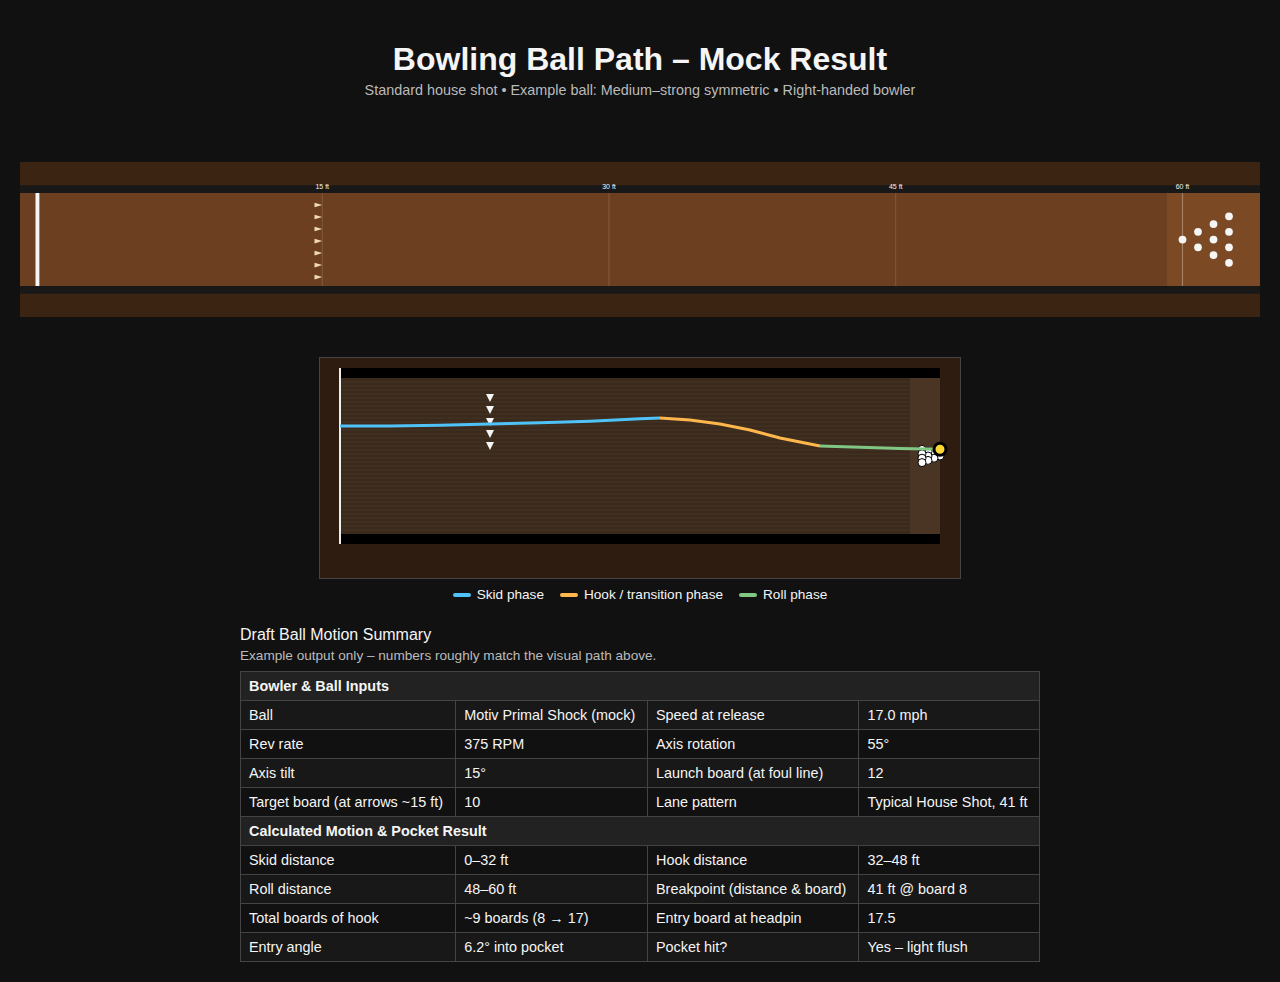
<file: Tester.html>
<!DOCTYPE html>
<html lang="en">
<head>
  <meta charset="UTF-8" />
  <title>Bowling Ball Path Mock</title>
  <style>
    body {
      background: #111;
      color: #f5f5f5;
      font-family: Arial, sans-serif;
      margin: 0;
      padding: 20px;
      display: flex;
      flex-direction: column;
      align-items: center;
    }

    h1 {
      margin-bottom: 0.25rem;
    }
    p.subtitle {
      margin-top: 0;
      margin-bottom: 1.5rem;
      font-size: 0.9rem;
      color: #bbb;
    }

    .lane-wrapper {
      display: flex;
      flex-direction: column;
      align-items: center;
      gap: 8px;
      margin-bottom: 24px;
    }

    canvas {
      border: 1px solid #444;
      background: #2d1c0f; /* wood-ish base */
    }

    .legend {
      display: flex;
      gap: 16px;
      font-size: 0.85rem;
    }

    .legend-item {
      display: flex;
      align-items: center;
      gap: 6px;
    }

    .legend-color {
      width: 18px;
      height: 4px;
      border-radius: 2px;
    }

    .legend-color.skid {
      background: #4fc3f7;
    }

    .legend-color.hook {
      background: #ffb74d;
    }

    .legend-color.roll {
      background: #81c784;
    }

    .stats-container {
      max-width: 800px;
      width: 100%;
    }

    .stats-table {
      width: 100%;
      border-collapse: collapse;
      font-size: 0.9rem;
      margin-top: 8px;
    }

    .stats-table th,
    .stats-table td {
      padding: 6px 8px;
      border: 1px solid #444;
    }

    .stats-table th {
      background: #222;
      text-align: left;
    }

    .stats-table tr:nth-child(even) td {
      background: #181818;
    }

    .stats-heading {
      font-size: 1rem;
      margin: 0;
      margin-bottom: 4px;
    }

    .stats-subheading {
      font-size: 0.85rem;
      color: #bbb;
      margin: 0;
      margin-bottom: 8px;
    }
  </style>
</head>
<body>
  <h1>Bowling Ball Path – Mock Result</h1>
  <p class="subtitle">
    Standard house shot &bull; Example ball: Medium–strong symmetric &bull; Right-handed bowler
  </p>

   <!-- USBC-style SVG lane (static for now) -->
  <svg
    id="usbc-lane"
    viewBox="0 0 3200 400"
    style="max-width: 100%; height: auto; margin: 40px auto; display: block;"
  >
    <!-- Background -->
    <rect x="0" y="0" width="3200" height="400" fill="#3b2512" />

    <!-- Gutters -->
    <rect x="0"   y="60"  width="3200" height="80"  fill="#181818" />
    <rect x="0"   y="260" width="3200" height="80"  fill="#181818" />

    <!-- Lane surface -->
    <rect
      id="lane-surface"
      x="0"
      y="80"
      width="3200"
      height="240"
      fill="#6b3f1f"
    />

    <!-- Foul line -->
    <rect x="40" y="80" width="10" height="240" fill="#f5f5f5" />

    <!-- Pin deck (last part of lane) -->
    <rect
      id="pin-deck"
      x="2960"
      y="80"
      width="240"
      height="240"
      fill="#7b4a25"
    />

    <!-- Distance markers at 15, 30, 45, 60 feet -->
    <!-- 60 ft is mapped to x = 3000; foul line at x = 40; lane length = 2960 px -->
    <g id="distance-markers" font-family="Arial" font-size="18" fill="#f5f5f5">
      <!-- 15 ft -->
      <line x1="780" y1="80"  x2="780" y2="320"
            stroke="#ffffff" stroke-opacity="0.2" stroke-width="2" />
      <text x="780" y="70" text-anchor="middle">15 ft</text>

      <!-- 30 ft -->
      <line x1="1520" y1="80"  x2="1520" y2="320"
            stroke="#ffffff" stroke-opacity="0.2" stroke-width="2" />
      <text x="1520" y="70" text-anchor="middle">30 ft</text>

      <!-- 45 ft -->
      <line x1="2260" y1="80"  x2="2260" y2="320"
            stroke="#ffffff" stroke-opacity="0.2" stroke-width="2" />
      <text x="2260" y="70" text-anchor="middle">45 ft</text>

      <!-- 60 ft (headpin) -->
      <line x1="3000" y1="80"  x2="3000" y2="320"
            stroke="#ffffff" stroke-opacity="0.3" stroke-width="3" />
      <text x="3000" y="70" text-anchor="middle">60 ft</text>
    </g>

    <!-- Arrows at ~15 ft, on boards 5,10,15,20,25,30,35 -->
    <!-- Lane usable height = 240 px, representing 39 boards (~6.15 px/board) -->
    <!-- Top of lane surface is y = 80 -->
    <g id="arrows">
      <!-- board 5 -->
      <polygon points="780,111 760,105 760,117" fill="#f0d9b5" />
      <!-- board 10 -->
      <polygon points="780,142 760,136 760,148" fill="#f0d9b5" />
      <!-- board 15 -->
      <polygon points="780,173 760,167 760,179" fill="#f0d9b5" />
      <!-- board 20 -->
      <polygon points="780,204 760,198 760,210" fill="#f0d9b5" />
      <!-- board 25 -->
      <polygon points="780,235 760,229 760,241" fill="#f0d9b5" />
      <!-- board 30 -->
      <polygon points="780,266 760,260 760,272" fill="#f0d9b5" />
      <!-- board 35 -->
      <polygon points="780,297 760,291 760,303" fill="#f0d9b5" />
    </g>

    <!-- Pin spots – rows go down-lane (to the right), spread across lane -->
    <!-- Headpin is closest to foul line; back row farthest right inside the pin deck -->
    <g id="pin-spots" transform="translate(3000, 200)">
      <!-- Headpin (No.1) -->
      <circle cx="0" cy="0" r="10" fill="#f5f5f5" />

      <!-- Second row (2 & 3) -->
      <circle cx="40" cy="-20" r="10" fill="#f5f5f5" />
      <circle cx="40" cy="20"  r="10" fill="#f5f5f5" />

      <!-- Third row (4,5,6) -->
      <circle cx="80" cy="-40" r="10" fill="#f5f5f5" />
      <circle cx="80" cy="0"   r="10" fill="#f5f5f5" />
      <circle cx="80" cy="40"  r="10" fill="#f5f5f5" />

      <!-- Back row (7,8,9,10) -->
      <circle cx="120" cy="-60" r="10" fill="#f5f5f5" />
      <circle cx="120" cy="-20" r="10" fill="#f5f5f5" />
      <circle cx="120" cy="20"  r="10" fill="#f5f5f5" />
      <circle cx="120" cy="60"  r="10" fill="#f5f5f5" />
    </g>
  </svg>


  <!-- Existing canvas-based demo (still working) -->
  <div class="lane-wrapper">
    <canvas id="laneCanvas" width="640" height="220"></canvas>
    <div class="legend">
      <div class="legend-item">
        <div class="legend-color skid"></div>
        <span>Skid phase</span>
      </div>
      <div class="legend-item">
        <div class="legend-color hook"></div>
        <span>Hook / transition phase</span>
      </div>
      <div class="legend-item">
        <div class="legend-color roll"></div>
        <span>Roll phase</span>
      </div>
    </div>
  </div>

  <div class="stats-container">
    <p class="stats-heading">Draft Ball Motion Summary</p>
    <p class="stats-subheading">
      Example output only – numbers roughly match the visual path above.
    </p>
    <table class="stats-table">
      <tr>
        <th colspan="4">Bowler & Ball Inputs</th>
      </tr>
      <tr>
        <td>Ball</td><td>Motiv Primal Shock (mock)</td>
        <td>Speed at release</td><td>17.0 mph</td>
      </tr>
      <tr>
        <td>Rev rate</td><td>375 RPM</td>
        <td>Axis rotation</td><td>55°</td>
      </tr>
      <tr>
        <td>Axis tilt</td><td>15°</td>
        <td>Launch board (at foul line)</td><td>12</td>
      </tr>
      <tr>
        <td>Target board (at arrows ~15 ft)</td><td>10</td>
        <td>Lane pattern</td><td>Typical House Shot, 41 ft</td>
      </tr>

      <tr>
        <th colspan="4">Calculated Motion & Pocket Result</th>
      </tr>
      <tr>
        <td>Skid distance</td><td>0–32 ft</td>
        <td>Hook distance</td><td>32–48 ft</td>
      </tr>
      <tr>
        <td>Roll distance</td><td>48–60 ft</td>
        <td>Breakpoint (distance & board)</td><td>41 ft @ board 8</td>
      </tr>
      <tr>
        <td>Total boards of hook</td><td>~9 boards (8 → 17)</td>
        <td>Entry board at headpin</td><td>17.5</td>
      </tr>
      <tr>
        <td>Entry angle</td><td>6.2° into pocket</td>
        <td>Pocket hit?</td><td>Yes – light flush</td>
      </tr>
    </table>
  </div>

  <script>
    // Basic lane scale: 60 ft long, 39 boards wide
    const feetToPx = 10;   // 1 ft = 10 px horizontally
    const boardsToPx = 4;  // 1 board = 4 px vertically

    const laneLengthFeet = 60;
    const laneBoards = 39;

    const laneOffsetX = 20;
    const laneOffsetY = 20;

    const laneLengthPx = laneLengthFeet * feetToPx;  // 600
    const laneWidthPx  = laneBoards * boardsToPx;    // 156

    const canvas = document.getElementById('laneCanvas');
    const ctx = canvas.getContext('2d');

    function laneXFromFeet(feet) {
      return laneOffsetX + feet * feetToPx;
    }

    function laneYFromBoard(board) {
      // board 0 = far left, board 39 = far right
      return laneOffsetY + board * boardsToPx;
    }

    function drawLane() {
      // Clear
      ctx.clearRect(0, 0, canvas.width, canvas.height);

      // Draw lane rectangle (wood)
      ctx.fillStyle = '#3b2a1b';
      ctx.fillRect(laneOffsetX, laneOffsetY, laneLengthPx, laneWidthPx);

      // Light "board" lines
      ctx.strokeStyle = 'rgba(255, 255, 255, 0.05)';
      ctx.lineWidth = 1;
      for (let b = 1; b < laneBoards; b++) {
        const y = laneYFromBoard(b);
        ctx.beginPath();
        ctx.moveTo(laneOffsetX, y);
        ctx.lineTo(laneOffsetX + laneLengthPx, y);
        ctx.stroke();
      }

      // Gutters
      ctx.fillStyle = '#000';
      // Top gutter
      ctx.fillRect(
        laneOffsetX,
        laneOffsetY - 10,
        laneLengthPx,
        10
      );
      // Bottom gutter
      ctx.fillRect(
        laneOffsetX,
        laneOffsetY + laneWidthPx,
        laneLengthPx,
        10
      );

      // Foul line (x = 0 ft)
      ctx.strokeStyle = '#eee';
      ctx.lineWidth = 2;
      ctx.beginPath();
      ctx.moveTo(laneXFromFeet(0), laneOffsetY - 10);
      ctx.lineTo(laneXFromFeet(0), laneOffsetY + laneWidthPx + 10);
      ctx.stroke();

      // Arrows around 15 ft, roughly boards 5, 8, 11, 14, 17
      const arrowDistance = 15;
      const arrowBoards = [5, 8, 11, 14, 17];
      ctx.fillStyle = '#f5f5f5';
      arrowBoards.forEach(board => {
        const x = laneXFromFeet(arrowDistance);
        const y = laneYFromBoard(board);
        ctx.beginPath();
        ctx.moveTo(x - 4, y - 4);
        ctx.lineTo(x, y + 4);
        ctx.lineTo(x + 4, y - 4);
        ctx.closePath();
        ctx.fill();
      });

      // Pin deck area (last ~3 ft)
      const pinDeckStartFeet = 57;
      ctx.fillStyle = '#4a3424';
      ctx.fillRect(
        laneXFromFeet(pinDeckStartFeet),
        laneOffsetY,
        laneLengthPx - (pinDeckStartFeet * feetToPx),
        laneWidthPx
      );

      // Draw pins (simple circles) in standard 10-pin layout
      drawPins();
    }

    function drawPins() {
      // Approximate headpin position:
      const headpinFeet = 60;
      const headpinBoard = 19.5;

      // Pin spacing (in boards) – approximate: 1 board between adjacent pins
      const rowSpacingBoards = 1.1;

      const pins = [];

      // Row 1 (headpin)
      pins.push({ row: 1, xFt: headpinFeet, board: headpinBoard });

      // Row 2
      pins.push({ row: 2, xFt: headpinFeet - 0.6, board: headpinBoard - rowSpacingBoards / 2 });
      pins.push({ row: 2, xFt: headpinFeet - 0.6, board: headpinBoard + rowSpacingBoards / 2 });

      // Row 3
      pins.push({ row: 3, xFt: headpinFeet - 1.2, board: headpinBoard - rowSpacingBoards });
      pins.push({ row: 3, xFt: headpinFeet - 1.2, board: headpinBoard });
      pins.push({ row: 3, xFt: headpinFeet - 1.2, board: headpinBoard + rowSpacingBoards });

      // Row 4
      pins.push({ row: 4, xFt: headpinFeet - 1.8, board: headpinBoard - 1.5 * rowSpacingBoards });
      pins.push({ row: 4, xFt: headpinFeet - 1.8, board: headpinBoard - 0.5 * rowSpacingBoards });
      pins.push({ row: 4, xFt: headpinFeet - 1.8, board: headpinBoard + 0.5 * rowSpacingBoards });
      pins.push({ row: 4, xFt: headpinFeet - 1.8, board: headpinBoard + 1.5 * rowSpacingBoards });

      ctx.fillStyle = '#fff';
      ctx.strokeStyle = '#000';
      ctx.lineWidth = 1;

      pins.forEach(pin => {
        const x = laneXFromFeet(pin.xFt);
        const y = laneYFromBoard(pin.board);
        ctx.beginPath();
        ctx.arc(x, y, 4, 0, Math.PI * 2);
        ctx.fill();
        ctx.stroke();
      });
    }

    // Mock ball path segmented into skid / hook / roll.
    const skidPath = [
      { ft: 0,  board: 12 },
      { ft: 5,  board: 12 },
      { ft: 10, board: 11.8 },
      { ft: 15, board: 11.5 },
      { ft: 20, board: 11.2 },
      { ft: 25, board: 10.8 },
      { ft: 30, board: 10.2 },
      { ft: 32, board: 10 }
    ];

    const hookPath = [
      { ft: 32, board: 10 },
      { ft: 35, board: 10.5 },
      { ft: 38, board: 11.5 },
      { ft: 41, board: 13 },
      { ft: 44, board: 15 },
      { ft: 48, board: 17 }
    ];

    const rollPath = [
      { ft: 48, board: 17 },
      { ft: 52, board: 17.3 },
      { ft: 56, board: 17.6 },
      { ft: 60, board: 17.8 }
    ];

    function drawPathSegment(points, color) {
      ctx.strokeStyle = color;
      ctx.lineWidth = 3;
      ctx.beginPath();
      points.forEach((pt, index) => {
        const x = laneXFromFeet(pt.ft);
        const y = laneYFromBoard(pt.board);
        if (index === 0) {
          ctx.moveTo(x, y);
        } else {
          ctx.lineTo(x, y);
        }
      });
      ctx.stroke();
    }

    function drawBallPath() {
      drawPathSegment(skidPath, '#4fc3f7');
      drawPathSegment(hookPath, '#ffb74d');
      drawPathSegment(rollPath, '#81c784');

      const last = rollPath[rollPath.length - 1];
      const x = laneXFromFeet(last.ft);
      const y = laneYFromBoard(last.board);
      ctx.fillStyle = '#fdd835';
      ctx.beginPath();
      ctx.arc(x, y, 6, 0, Math.PI * 2);
      ctx.fill();
      ctx.strokeStyle = '#000';
      ctx.stroke();
    }

    // Initial draw
    drawLane();
    drawBallPath();
  </script>
</body>
</html>
</file>
<file: style.css>
/* Global styles for Beepping */

body {
  background-color: #111;      /* dark background */
  color: #f5f5f5;              /* light text */
  font-family: Arial, sans-serif;
  margin: 0;
  padding: 20px;
}

/* Main centered content wrapper */
.center {
  max-width: 600px;
  margin: 20vh auto 0;         /* push content down a bit and center */
  text-align: center;
}

/* Headings */
h1 {
  font-size: 2.5rem;
  margin-bottom: 0.5rem;
}

/* Paragraph text */
p {
  font-size: 1.1rem;
  margin: 0.5rem 0;
}

/* Links */
a {
  color: #42a5f5;              /* blue links */
  text-decoration: none;
}

a:hover {
  text-decoration: underline;
}

/* Site header and nav */
.site-header {
  display: flex;
  justify-content: space-between;
  align-items: center;
  max-width: 900px;
  margin: 0 auto;
  padding: 10px 0 20px;
}

.site-title {
  font-size: 1.5rem;
  margin: 0;
}

.site-title a {
  color: #f5f5f5;
}

.site-nav a {
  margin-left: 15px;
  font-size: 0.95rem;
}
</file>
